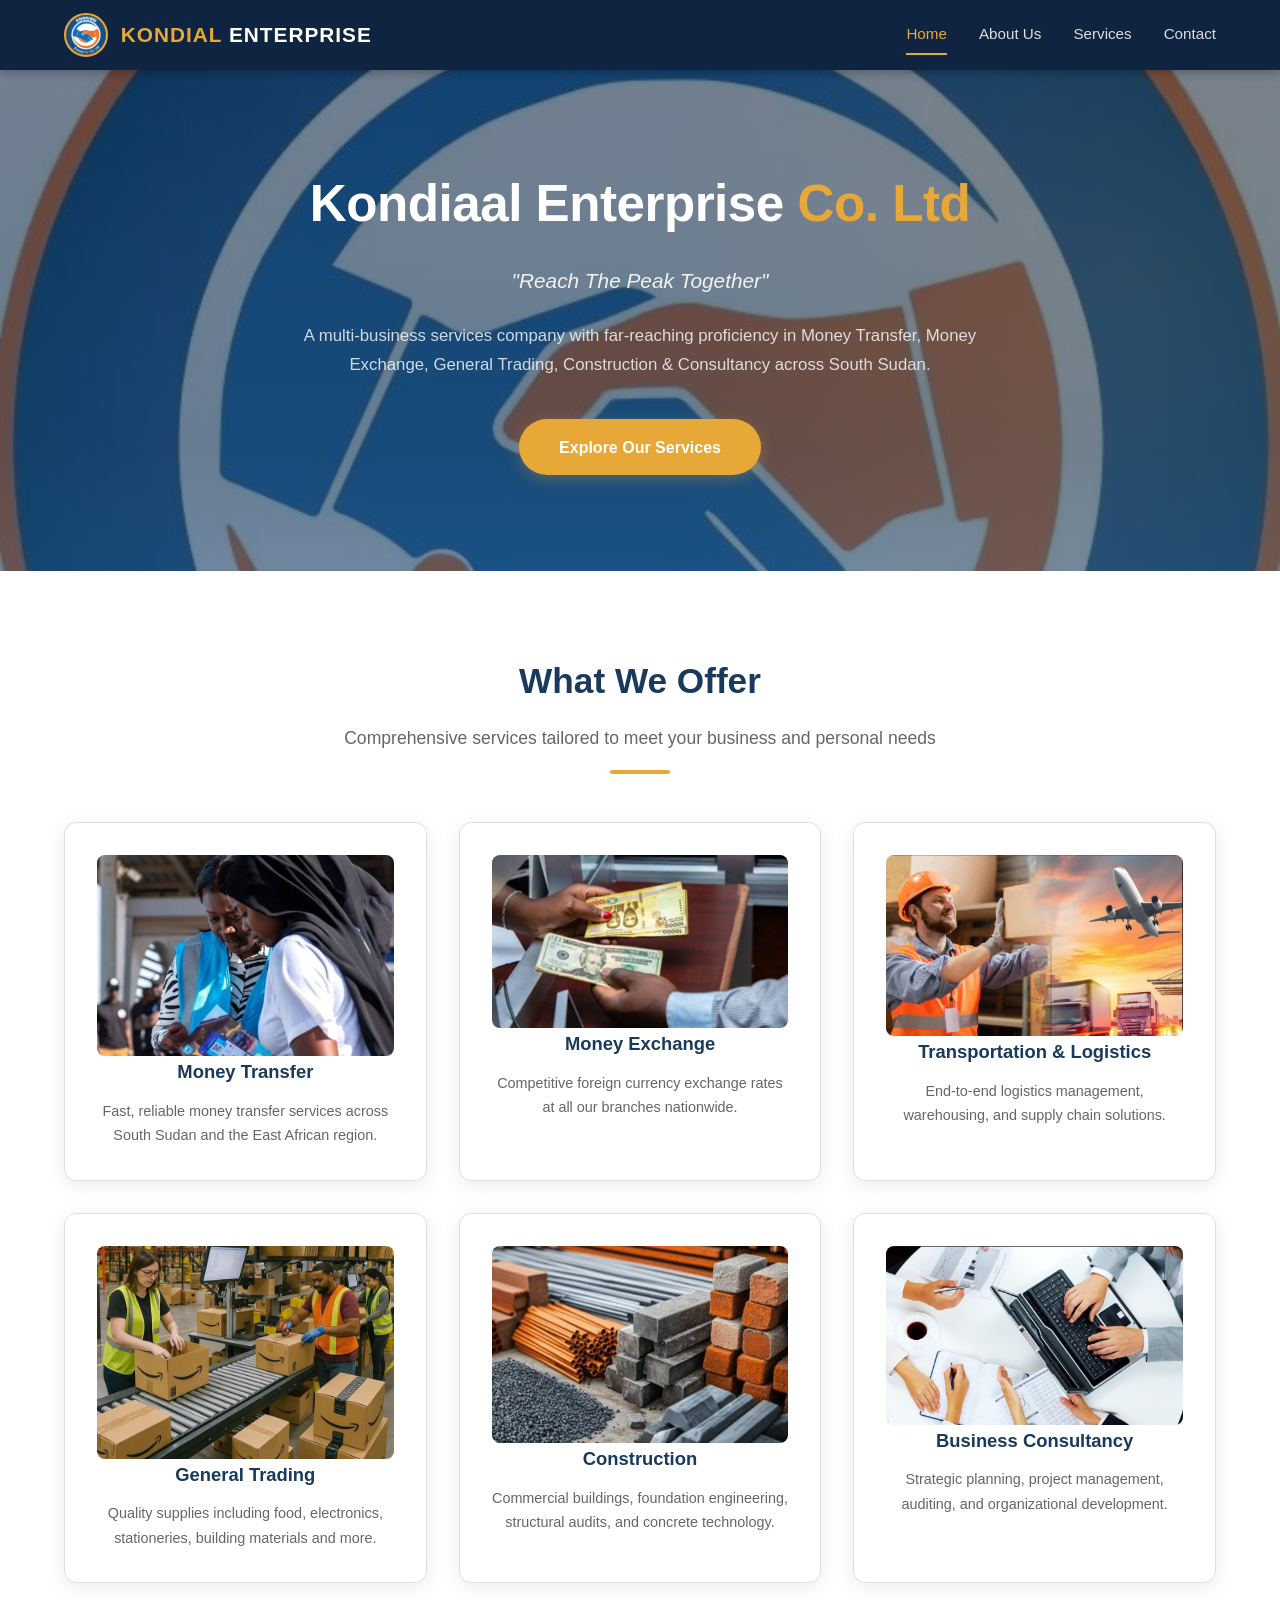
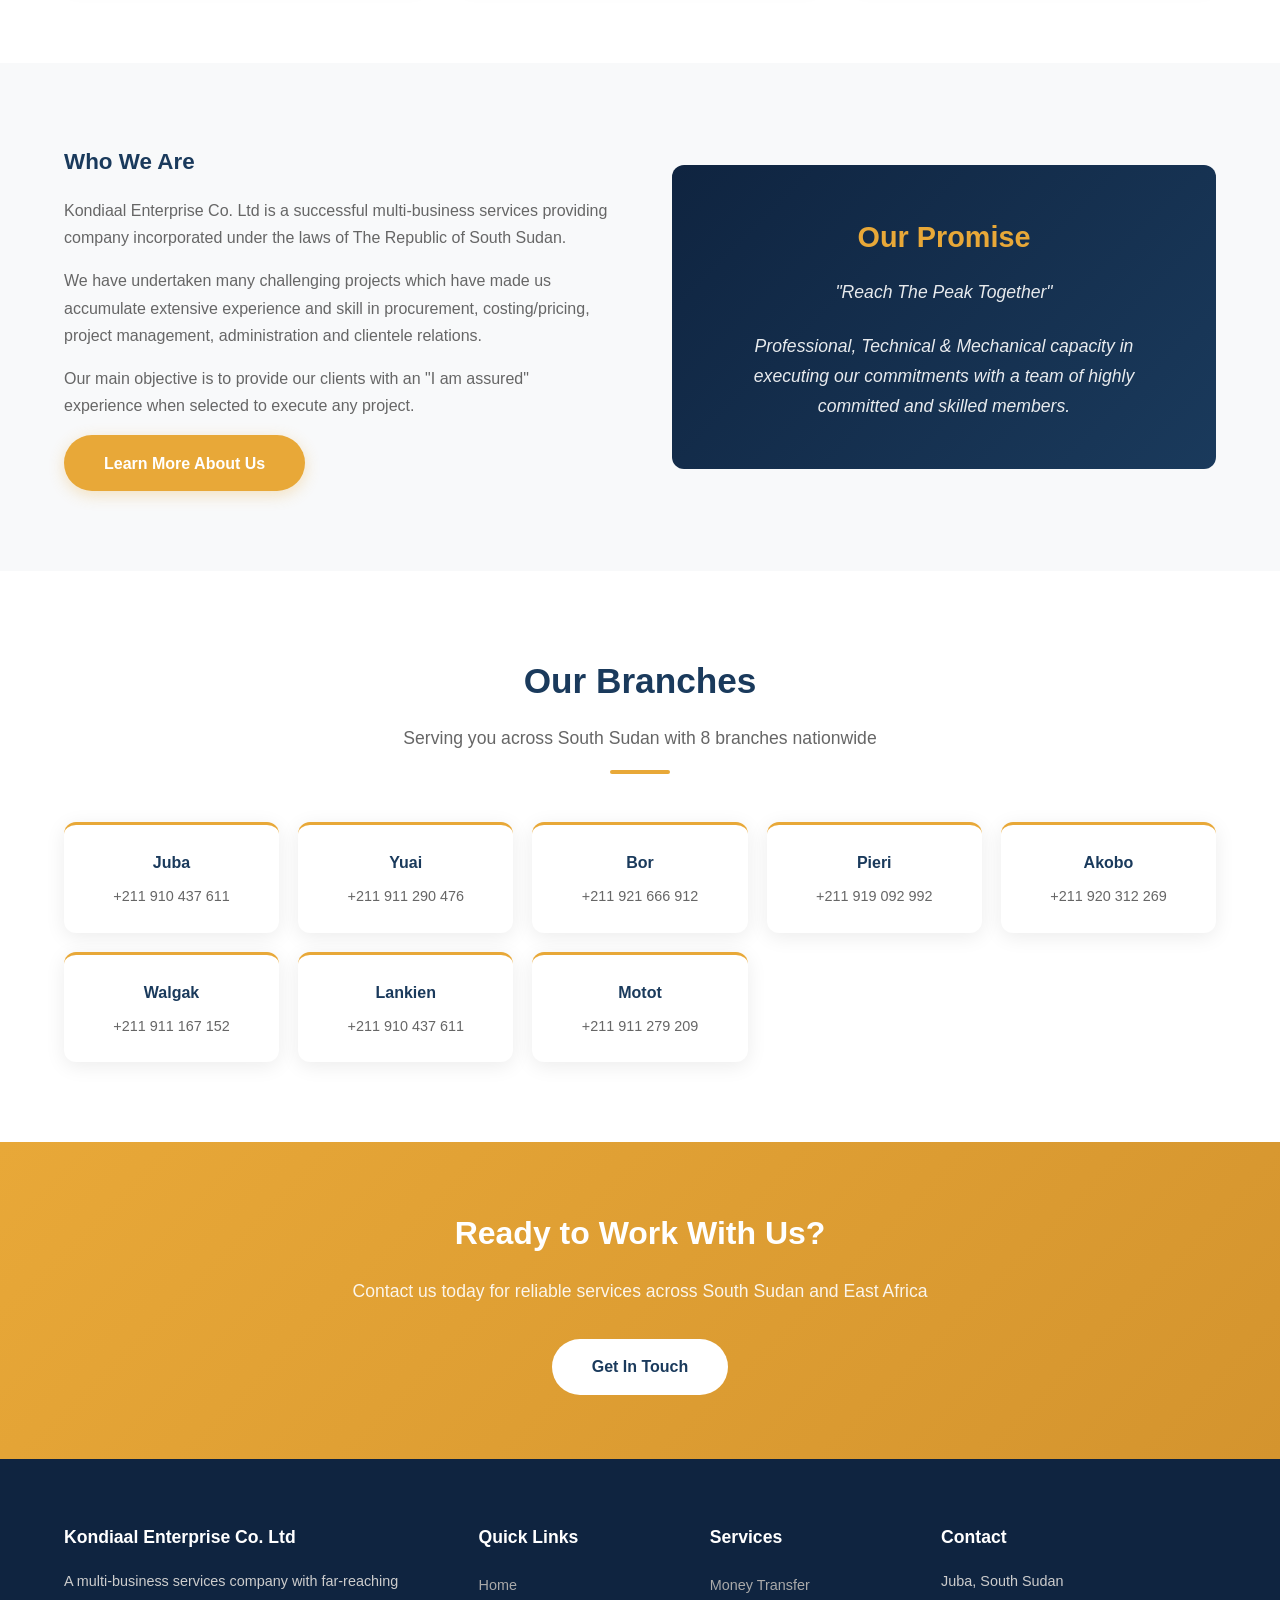
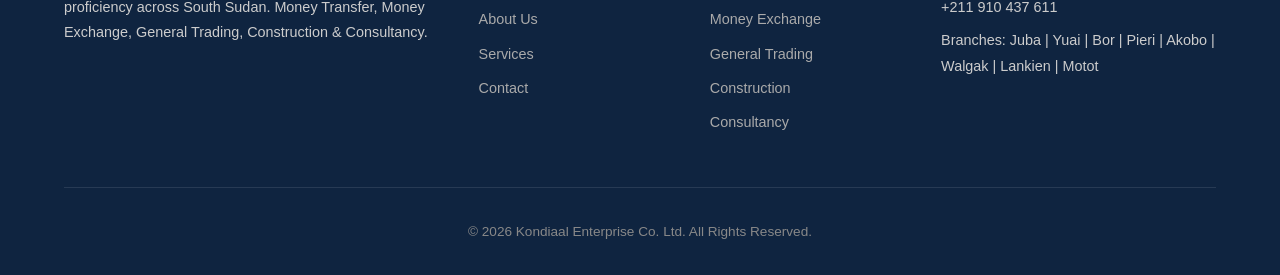
<file: KONDIAAL/index.html>
<!DOCTYPE html>
<html lang="en">
<head>
  <meta charset="UTF-8">
  <meta name="viewport" content="width=device-width, initial-scale=1.0">
  <title>Kondiaal Enterprise Co. Ltd - Reach The Peak Together</title>
  <link rel="preload" href="kon.jpg" as="image">
  <link rel="stylesheet" href="style.css">
  <style>
    .about-note {
      margin-top: 1.5rem;
      font-size: 0.95rem;
      opacity: 0.8;
    }
  </style>
</head>
<body>
  
  <nav class="navbar">
    <div class="container">
      <a href="index.html" class="nav-logo">
        <img src="kon.jpg" alt="Kondiaal Enterprise logo">
        <div class="logo-text"><span>KONDIAL</span> ENTERPRISE</div>
      </a>
      <div class="nav-links" id="navLinks">
        <a href="index.html" class="active">Home</a>
        <a href="about.html">About Us</a>
        <a href="services.html">Services</a>
        <a href="contact.html">Contact</a>
      </div>
      <div class="nav-toggle" id="navToggle">
        <span></span><span></span><span></span>
      </div>
    </div>
  </nav>

 
  <section class="hero">
    <div class="container">
      <h1>Kondiaal Enterprise <span>Co. Ltd</span></h1>
      <p class="tagline">"Reach The Peak Together"</p>
      <p class="subtitle">A multi-business services company with far-reaching proficiency in Money Transfer, Money Exchange, General Trading, Construction & Consultancy across South Sudan.</p>
      <a href="services.html" class="hero-btn">Explore Our Services</a>
    </div>
  </section>

  
  <section class="section">
    <div class="container">
      <div class="section-title">
        <h2>What We Offer</h2>
        <p>Comprehensive services tailored to meet your business and personal needs</p>
        <div class="accent-line"></div>
      </div>
      <div class="services-grid">
        <div class="service-card">
          <img src="monet.jpg" alt="Money Transfer" loading="lazy" decoding="async">
          <h3>Money Transfer</h3>
          <p>Fast, reliable money transfer services across South Sudan and the East African region.</p>
        </div>
        <div class="service-card">
          <img src="mone.jpg" alt="Money Exchange" loading="lazy" decoding="async">
          <h3>Money Exchange</h3>
          <p>Competitive foreign currency exchange rates at all our branches nationwide.</p>
        </div>
        <div class="service-card">
          <img src="logi.jpg" alt="Transportation & Logistics" loading="lazy" decoding="async">
          <h3>Transportation & Logistics</h3>
          <p>End-to-end logistics management, warehousing, and supply chain solutions.</p>
        </div>
        <div class="service-card">
          <img src="gen.jpg" alt="General Trading" loading="lazy" decoding="async">
          <h3>General Trading</h3>
          <p>Quality supplies including food, electronics, stationeries, building materials and more.</p>
        </div>
        <div class="service-card">
          <img src="cons.jpg" alt="Construction" loading="lazy" decoding="async">
          <h3>Construction</h3>
          <p>Commercial buildings, foundation engineering, structural audits, and concrete technology.</p>
        </div>
        <div class="service-card">
          <img src="busi.jpg" alt="Business Consultancy" loading="lazy" decoding="async">
          <h3>Business Consultancy</h3>
          <p>Strategic planning, project management, auditing, and organizational development.</p>
        </div>
      </div>
    </div>
  </section>

  
  <section class="section section-light">
    <div class="container">
      <div class="about-content">
        <div class="about-text">
          <h3>Who We Are</h3>
          <p>Kondiaal Enterprise Co. Ltd is a successful multi-business services providing company incorporated under the laws of The Republic of South Sudan.</p>
          <p>We have undertaken many challenging projects which have made us accumulate extensive experience and skill in procurement, costing/pricing, project management, administration and clientele relations.</p>
          <p>Our main objective is to provide our clients with an "I am assured" experience when selected to execute any project.</p>
          <a href="about.html" class="hero-btn">Learn More About Us</a>
        </div>
        <div class="about-image">
          <h3>Our Promise</h3>
          <p>"Reach The Peak Together"</p>
          <p class="about-note">Professional, Technical & Mechanical capacity in executing our commitments with a team of highly committed and skilled members.</p>
        </div>
      </div>
    </div>
  </section>

  
  <section class="section">
    <div class="container">
      <div class="section-title">
        <h2>Our Branches</h2>
        <p>Serving you across South Sudan with 8 branches nationwide</p>
        <div class="accent-line"></div>
      </div>
      <div class="branches-grid">
        <div class="branch-card">
          <h4>Juba</h4>
          <p>+211 910 437 611</p>
        </div>
        <div class="branch-card">
          <h4>Yuai</h4>
          <p>+211 911 290 476</p>
        </div>
        <div class="branch-card">
          <h4>Bor</h4>
          <p>+211 921 666 912</p>
        </div>
        <div class="branch-card">
          <h4>Pieri</h4>
          <p>+211 919 092 992</p>
        </div>
        <div class="branch-card">
          <h4>Akobo</h4>
          <p>+211 920 312 269</p>
        </div>
        <div class="branch-card">
          <h4>Walgak</h4>
          <p>+211 911 167 152</p>
        </div>
        <div class="branch-card">
          <h4>Lankien</h4>
          <p>+211 910 437 611</p>
        </div>
        <div class="branch-card">
          <h4>Motot</h4>
          <p>+211 911 279 209</p>
        </div>
      </div>
    </div>
  </section>

  
  <section class="cta-section">
    <div class="container">
      <h2>Ready to Work With Us?</h2>
      <p>Contact us today for reliable services across South Sudan and East Africa</p>
      <a href="contact.html" class="cta-btn">Get In Touch</a>
    </div>
  </section>

 
  <footer class="footer">
    <div class="container">
      <div class="footer-grid">
        <div class="footer-col">
          <h4>Kondiaal Enterprise Co. Ltd</h4>
          <p>A multi-business services company with far-reaching proficiency across South Sudan. Money Transfer, Money Exchange, General Trading, Construction & Consultancy.</p>
        </div>
        <div class="footer-col">
          <h4>Quick Links</h4>
          <a href="index.html">Home</a>
          <a href="about.html">About Us</a>
          <a href="services.html">Services</a>
          <a href="contact.html">Contact</a>
        </div>
        <div class="footer-col">
          <h4>Services</h4>
          <a href="services.html">Money Transfer</a>
          <a href="services.html">Money Exchange</a>
          <a href="services.html">General Trading</a>
          <a href="services.html">Construction</a>
          <a href="services.html">Consultancy</a>
        </div>
        <div class="footer-col">
          <h4>Contact</h4>
          <p>Juba, South Sudan</p>
          <p>+211 910 437 611</p>
          <p style="margin-top: 0.5rem;">Branches: Juba | Yuai | Bor | Pieri | Akobo | Walgak | Lankien | Motot</p>
        </div>
      </div>
      <div class="footer-bottom">
        <p>&copy; 2026 Kondiaal Enterprise Co. Ltd. All Rights Reserved.</p>
      </div>
    </div>
  </footer>

  <script src="script.js"></script>
</body>
</html>
</file>
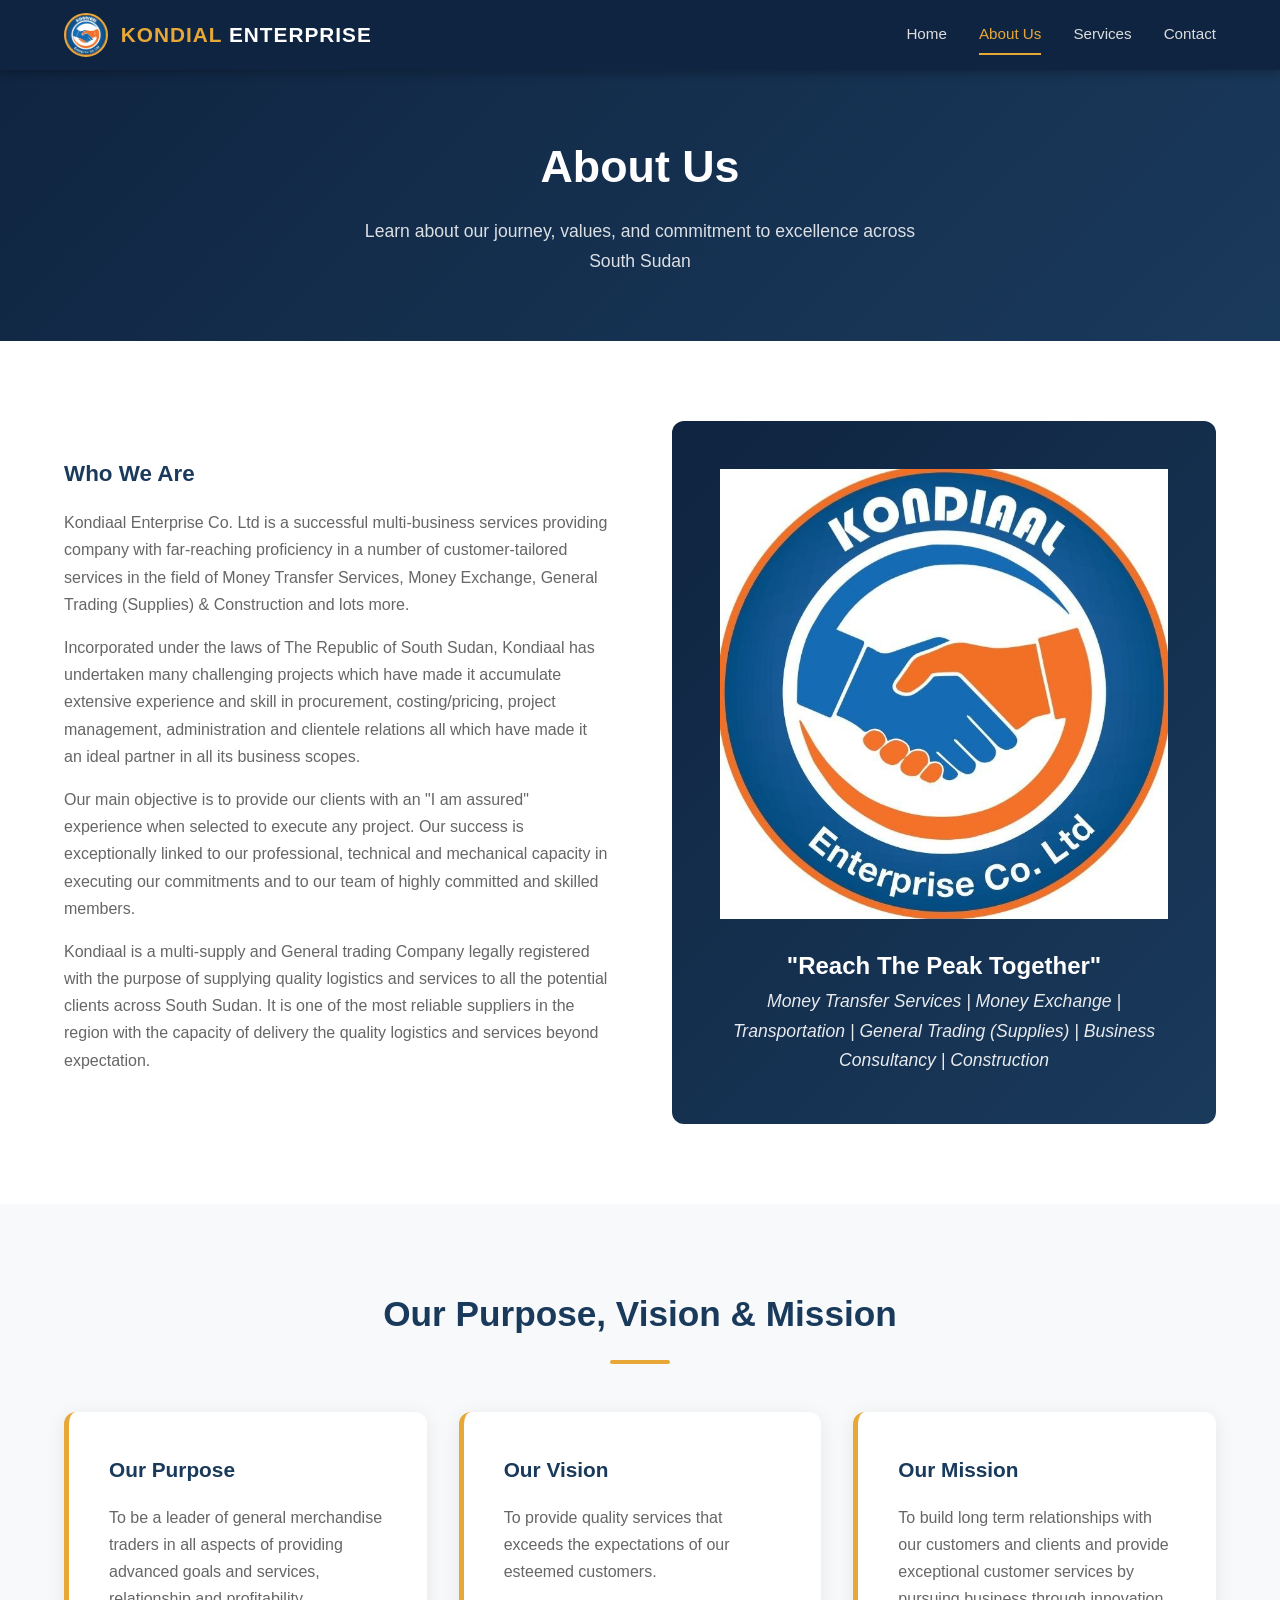
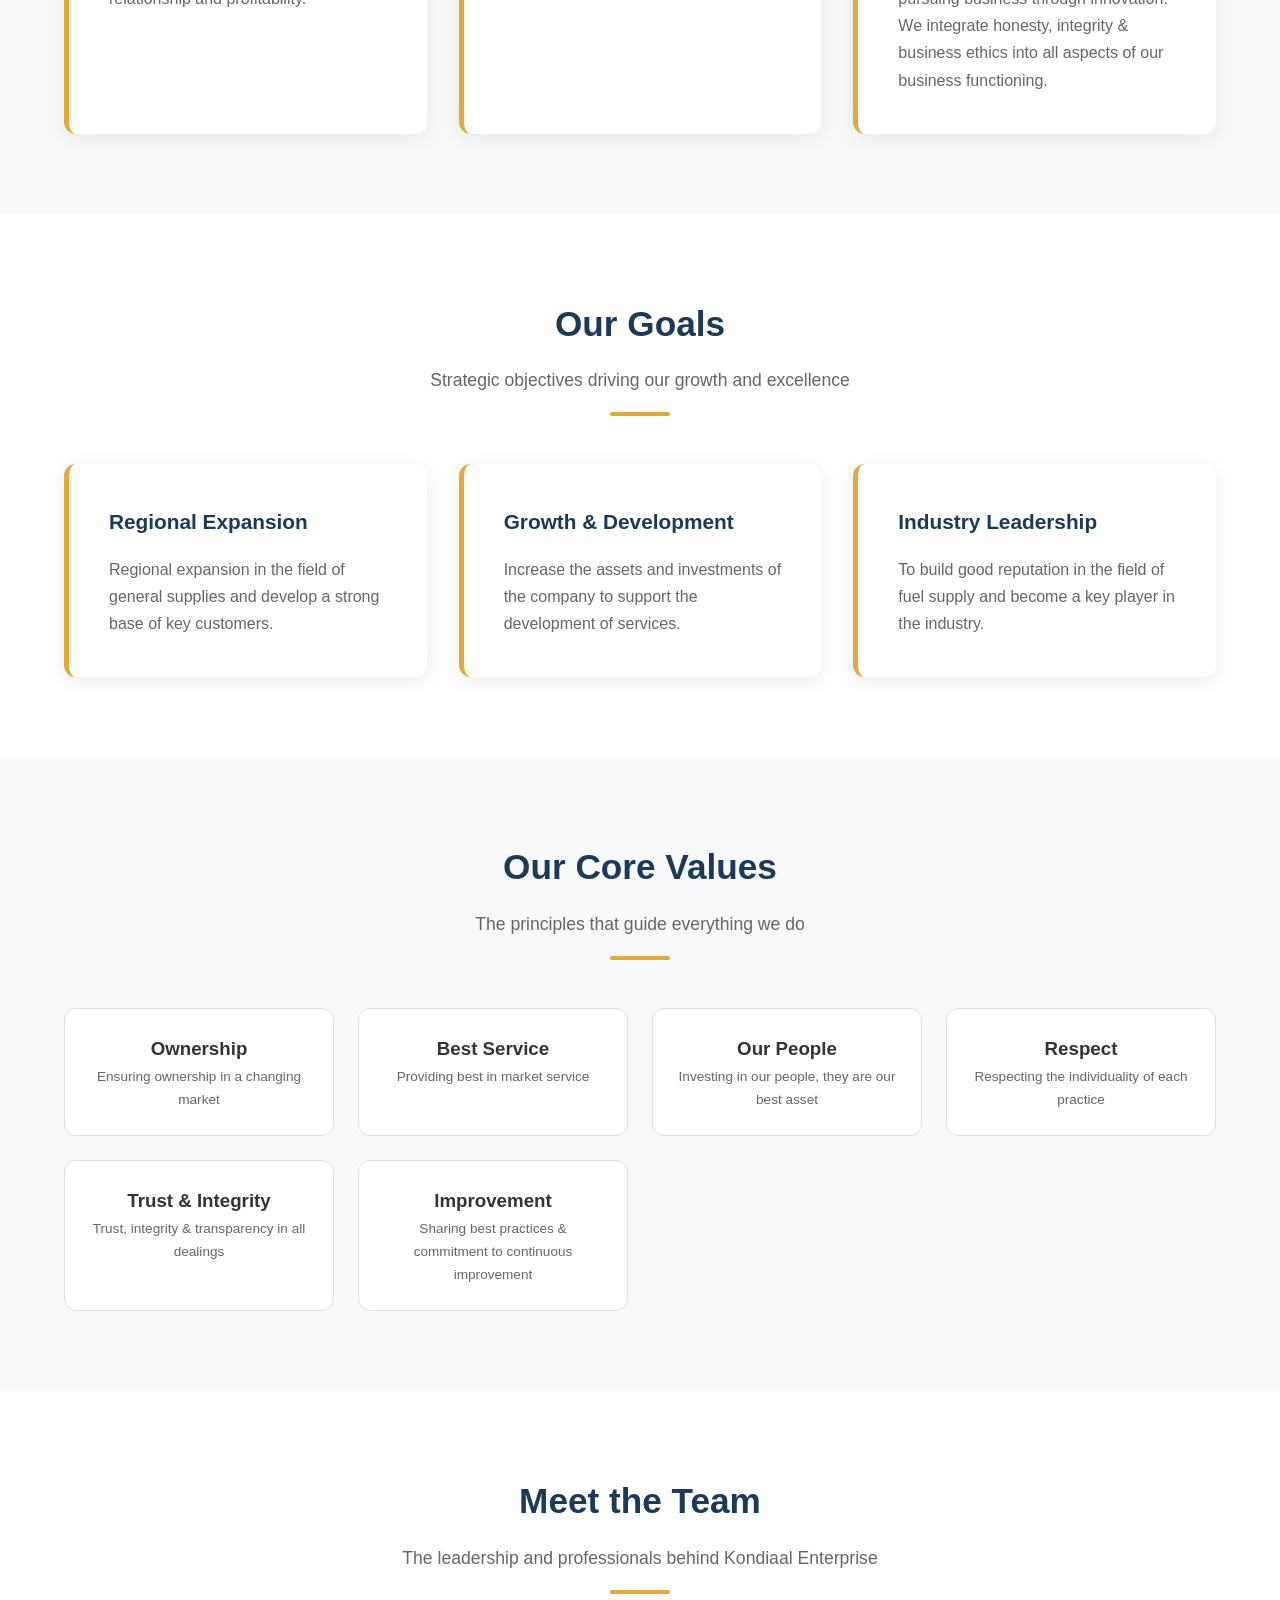
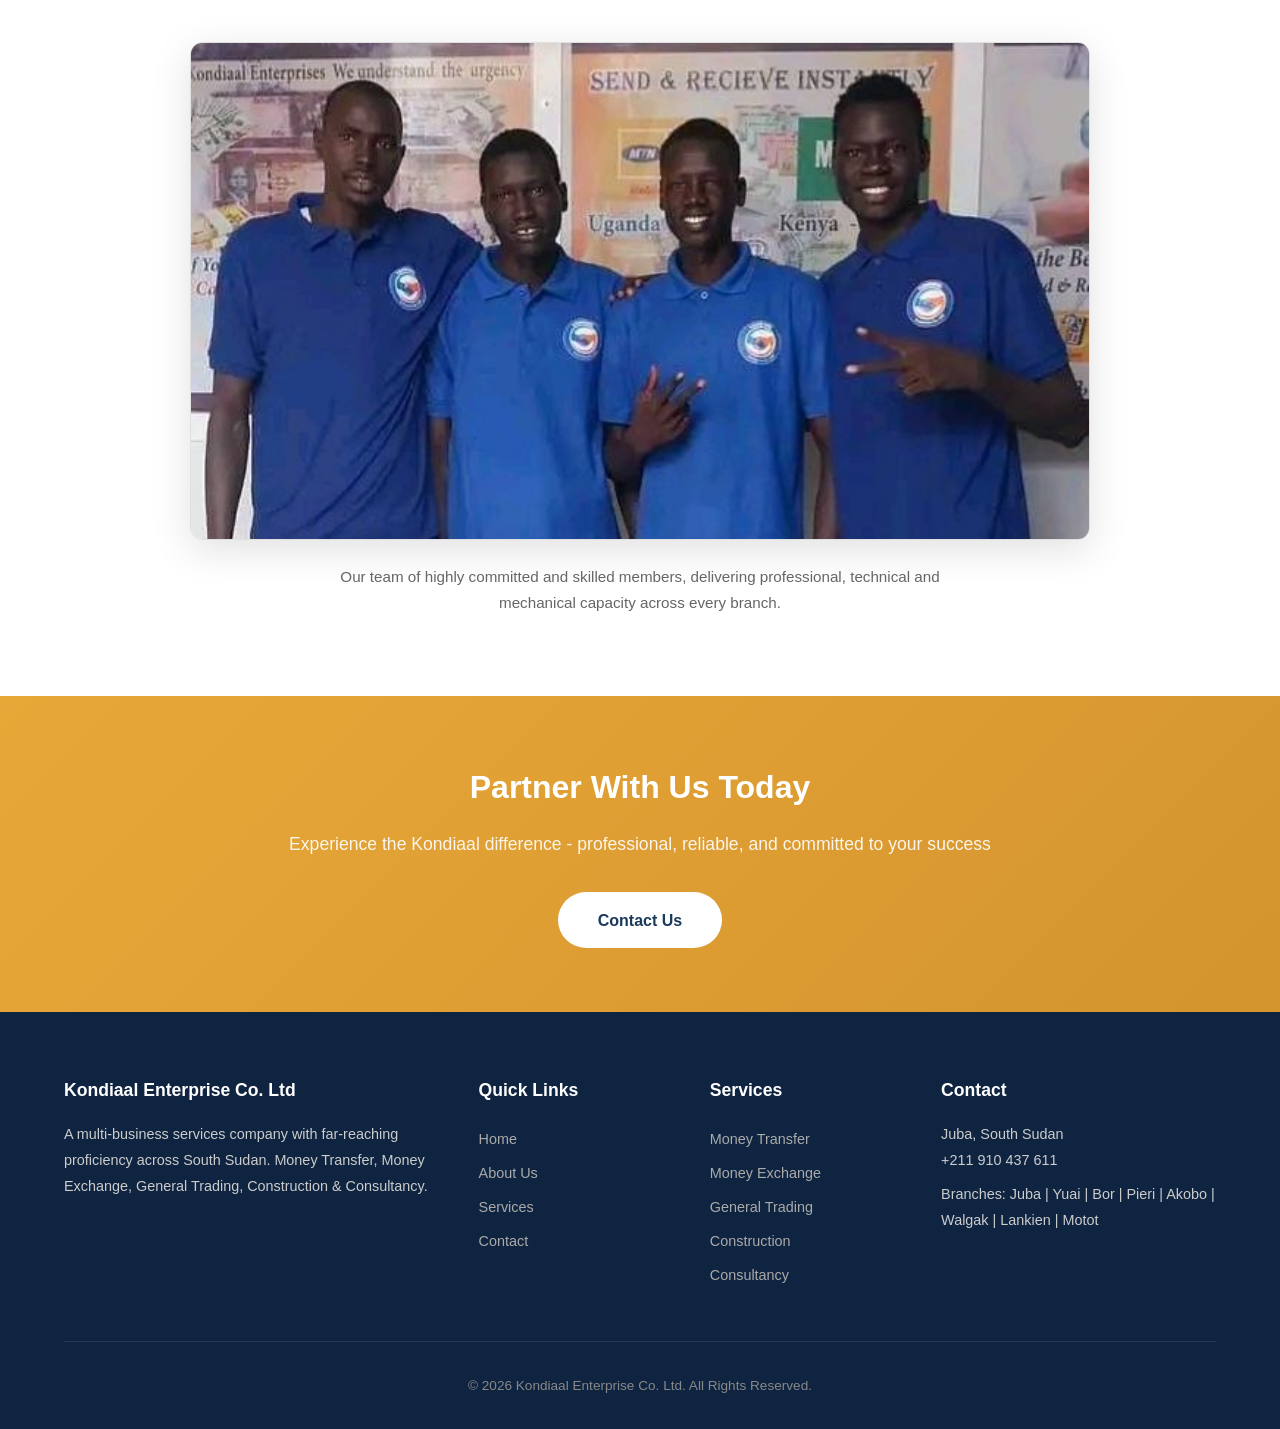
<file: KONDIAAL/about.html>
<!DOCTYPE html>
<html lang="en">
<head>
  <meta charset="UTF-8">
  <meta name="viewport" content="width=device-width, initial-scale=1.0">
  <title>About Us - Kondiaal Enterprise Co. Ltd</title>
  <link rel="stylesheet" href="style.css">
</head>
<body>
  <!-- Navigation -->
  <nav class="navbar">
    <div class="container">
      <a href="index.html" class="nav-logo">
        <img src="kon.jpg" alt="Kondiaal Enterprise logo">
        <div class="logo-text"><span>KONDIAL</span> ENTERPRISE</div>
      </a>
      <div class="nav-links" id="navLinks">
        <a href="index.html">Home</a>
        <a href="about.html" class="active">About Us</a>
        <a href="services.html">Services</a>
        <a href="contact.html">Contact</a>
      </div>
      <div class="nav-toggle" id="navToggle">
        <span></span><span></span><span></span>
      </div>
    </div>
  </nav>

  <!-- Page Hero -->
  <section class="page-hero">
    <div class="container">
      <h1>About Us</h1>
      <p>Learn about our journey, values, and commitment to excellence across South Sudan</p>
    </div>
  </section>

  <!-- Who We Are -->
  <section class="section">
    <div class="container">
      <div class="about-content">
        <div class="about-text">
          <h3>Who We Are</h3>
          <p>Kondiaal Enterprise Co. Ltd is a successful multi-business services providing company with far-reaching proficiency in a number of customer-tailored services in the field of Money Transfer Services, Money Exchange, General Trading (Supplies) & Construction and lots more.</p>
          <p>Incorporated under the laws of The Republic of South Sudan, Kondiaal has undertaken many challenging projects which have made it accumulate extensive experience and skill in procurement, costing/pricing, project management, administration and clientele relations all which have made it an ideal partner in all its business scopes.</p>
          <p>Our main objective is to provide our clients with an "I am assured" experience when selected to execute any project. Our success is exceptionally linked to our professional, technical and mechanical capacity in executing our commitments and to our team of highly committed and skilled members.</p>
          <p>Kondiaal is a multi-supply and General trading Company legally registered with the purpose of supplying quality logistics and services to all the potential clients across South Sudan. It is one of the most reliable suppliers in the region with the capacity of delivery the quality logistics and services beyond expectation.</p>
        </div>
        <div class="about-image">
          <img src="kon.jpg" alt="Kondiaal Enterprise Co. Ltd" loading="lazy" decoding="async"><br>
          <h2>"Reach The Peak Together"</h2>
          <p class="about-services">Money Transfer Services | Money Exchange | Transportation | General Trading (Supplies) | Business Consultancy | Construction</p>
        </div>
      </div>
    </div>
  </section>

  <!-- Purpose, Vision, Mission -->
  <section class="section section-light">
    <div class="container">
      <div class="section-title">
       
        <h2>Our Purpose, Vision & Mission</h2>
        <div class="accent-line"></div>
      </div>
      <div class="mv-grid">
        <div class="mv-card">
          <h3>Our Purpose</h3>
          <p>To be a leader of general merchandise traders in all aspects of providing advanced goals and services, relationship and profitability.</p>
        </div>
        <div class="mv-card">
          <h3>Our Vision</h3>
          <p>To provide quality services that exceeds the expectations of our esteemed customers.</p>
        </div>
        <div class="mv-card">
          <h3>Our Mission</h3>
          <p>To build long term relationships with our customers and clients and provide exceptional customer services by pursuing business through innovation. We integrate honesty, integrity & business ethics into all aspects of our business functioning.</p>
        </div>
      </div>
    </div>
  </section>

  <!-- Goals -->
  <section class="section">
    <div class="container">
      <div class="section-title">
        <h2>Our Goals</h2>
        <p>Strategic objectives driving our growth and excellence</p>
        <div class="accent-line"></div>
      </div>
      <div class="mv-grid">
        <div class="mv-card">
          <h3>Regional Expansion</h3>
          <p>Regional expansion in the field of general supplies and develop a strong base of key customers.</p>
        </div>
        <div class="mv-card">
          <h3>Growth & Development</h3>
          <p>Increase the assets and investments of the company to support the development of services.</p>
        </div>
        <div class="mv-card">
          <h3>Industry Leadership</h3>
          <p>To build good reputation in the field of fuel supply and become a key player in the industry.</p>
        </div>
      </div>
    </div>
  </section>

  <!-- Values -->
  <section class="section section-light">
    <div class="container">
      <div class="section-title">
        <h2>Our Core Values</h2>
        <p>The principles that guide everything we do</p>
        <div class="accent-line"></div>
      </div>
      <div class="values-grid">
        <div class="value-card">
         
          <h3>Ownership</h3>
          <p>Ensuring ownership in a changing market</p>
        </div>
        <div class="value-card">
          
          <h3>Best Service</h3>
          <p>Providing best in market service</p>
        </div>
        <div class="value-card">
         
          <h3>Our People</h3>
          <p>Investing in our people, they are our best asset</p>
        </div>
        <div class="value-card">
          
          <h3>Respect</h3>
          <p>Respecting the individuality of each practice</p>
        </div>
        <div class="value-card">
          
          <h3>Trust & Integrity</h3>
          <p>Trust, integrity & transparency in all dealings</p>
        </div>
        <div class="value-card">
         
          <h3>Improvement</h3>
          <p>Sharing best practices & commitment to continuous improvement</p>
        </div>
      </div>
    </div>
  </section>

  <!-- Meet the Team -->
  <section class="section">
    <div class="container">
      <div class="section-title">
        <h2>Meet the Team</h2>
        <p>The leadership and professionals behind Kondiaal Enterprise</p>
        <div class="accent-line"></div>
      </div>
      <div class="team-photo-wrap">
        <img src="gro.jpg" alt="The Kondiaal Enterprise team" loading="lazy" decoding="async">
        <p class="team-caption">Our team of highly committed and skilled members, delivering professional, technical and mechanical capacity across every branch.</p>
      </div>
    </div>
  </section>

  <!-- CTA -->
  <section class="cta-section">
    <div class="container">
      <h2>Partner With Us Today</h2>
      <p>Experience the Kondiaal difference - professional, reliable, and committed to your success</p>
      <a href="contact.html" class="cta-btn">Contact Us</a>
    </div>
  </section>

  <!-- Footer -->
  <footer class="footer">
    <div class="container">
      <div class="footer-grid">
        <div class="footer-col">
          <h4>Kondiaal Enterprise Co. Ltd</h4>
          <p>A multi-business services company with far-reaching proficiency across South Sudan. Money Transfer, Money Exchange, General Trading, Construction & Consultancy.</p>
        </div>
        <div class="footer-col">
          <h4>Quick Links</h4>
          <a href="index.html">Home</a>
          <a href="about.html">About Us</a>
          <a href="services.html">Services</a>
          <a href="contact.html">Contact</a>
        </div>
        <div class="footer-col">
          <h4>Services</h4>
          <a href="services.html">Money Transfer</a>
          <a href="services.html">Money Exchange</a>
          <a href="services.html">General Trading</a>
          <a href="services.html">Construction</a>
          <a href="services.html">Consultancy</a>
        </div>
        <div class="footer-col">
          <h4>Contact</h4>
          <p>Juba, South Sudan</p>
          <p>+211 910 437 611</p>
          <p style="margin-top: 0.5rem;">Branches: Juba | Yuai | Bor | Pieri | Akobo | Walgak | Lankien | Motot</p>
        </div>
      </div>
      <div class="footer-bottom">
        <p>&copy; 2026 Kondiaal Enterprise Co. Ltd. All Rights Reserved.</p>
      </div>
    </div>
  </footer>

  <script src="script.js"></script>
</body>
</html>
</file>
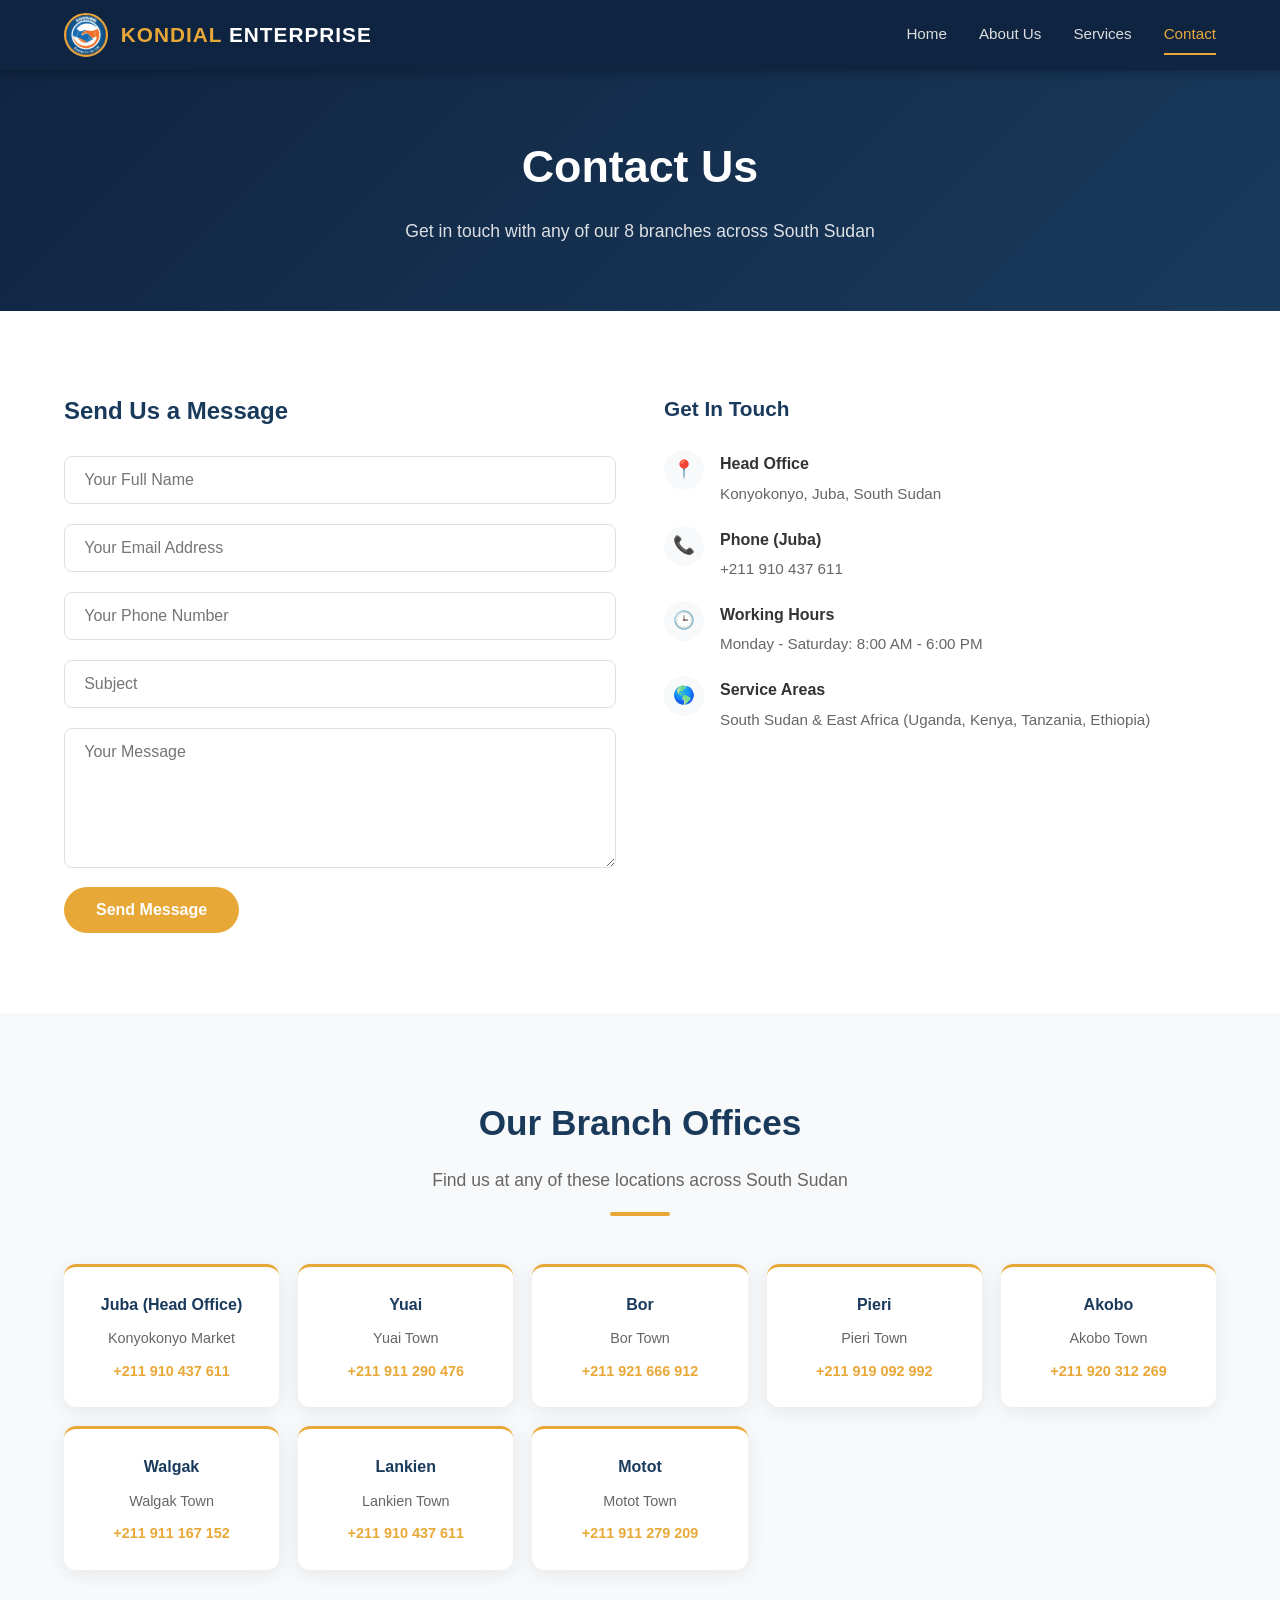
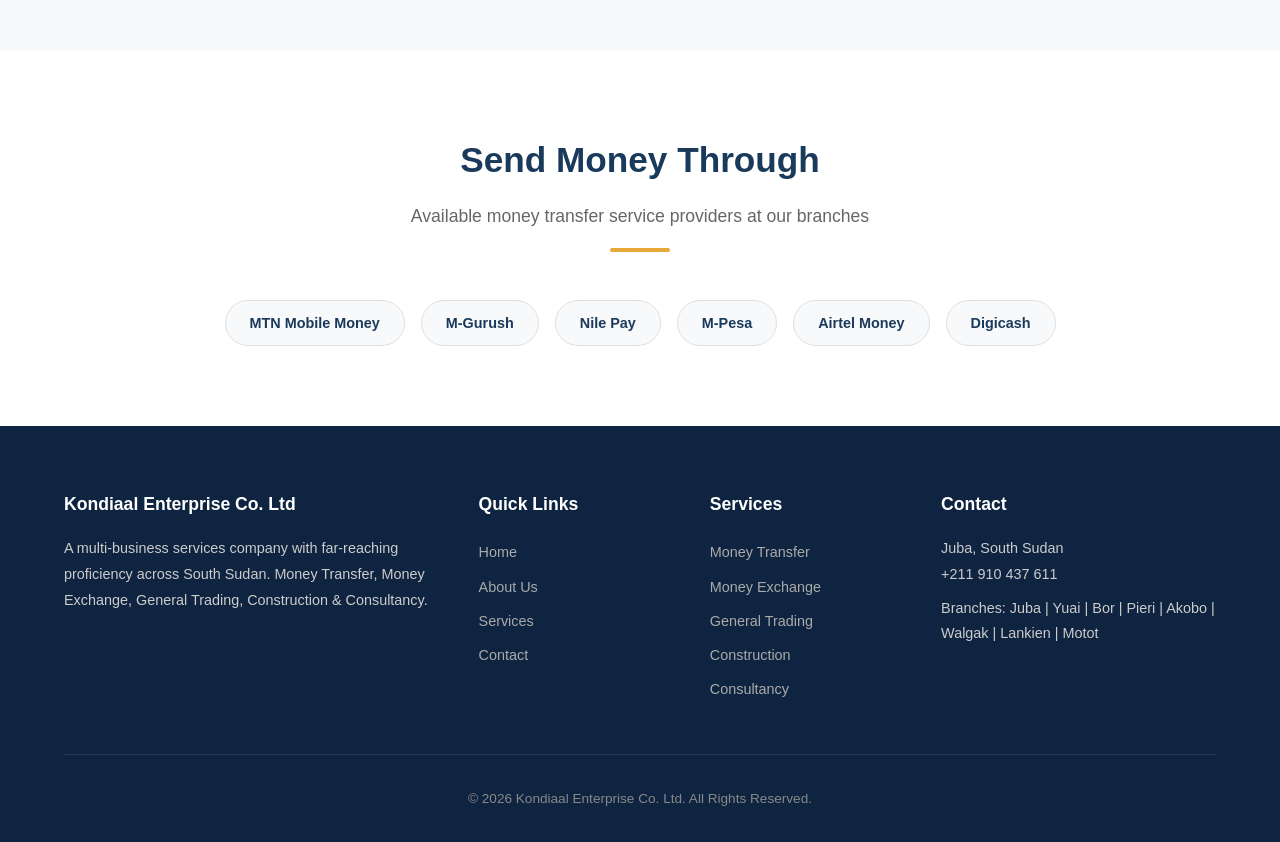
<file: KONDIAAL/contact.html>
<!DOCTYPE html>
<html lang="en">
<head>
  <meta charset="UTF-8">
  <meta name="viewport" content="width=device-width, initial-scale=1.0">
  <title>Contact Us - Kondiaal Enterprise Co. Ltd</title>
  <link rel="stylesheet" href="style.css">
</head>
<body>
  <!-- Navigation -->
  <nav class="navbar">
    <div class="container">
      <a href="index.html" class="nav-logo">
        <img src="kon.jpg" alt="Kondiaal Enterprise logo">
        <div class="logo-text"><span>KONDIAL</span> ENTERPRISE</div>
      </a>
      <div class="nav-links" id="navLinks">
        <a href="index.html">Home</a>
        <a href="about.html">About Us</a>
        <a href="services.html">Services</a>
        <a href="contact.html" class="active">Contact</a>
      </div>
      <div class="nav-toggle" id="navToggle">
        <span></span><span></span><span></span>
      </div>
    </div>
  </nav>

  <!-- Page Hero -->
  <section class="page-hero">
    <div class="container">
      <h1>Contact Us</h1>
      <p>Get in touch with any of our 8 branches across South Sudan</p>
    </div>
  </section>

  <!-- Contact Form & Info -->
  <section class="section">
    <div class="container">
      <div class="contact-grid">
        <div>
          <h2 style="color: var(--primary); margin-bottom: 1.5rem;">Send Us a Message</h2>
          <form class="contact-form" novalidate>
            <input type="text" placeholder="Your Full Name" required>
            <input type="email" placeholder="Your Email Address" required>
            <input type="tel" placeholder="Your Phone Number">
            <input type="text" placeholder="Subject">
            <textarea placeholder="Your Message" required></textarea>
            <button type="submit">Send Message</button>
          </form>
        </div>
        <div class="contact-info">
          <h3>Get In Touch</h3>
          <div class="info-item">
            <div class="icon">&#128205;</div>
            <div>
              <strong>Head Office</strong>
              <p>Konyokonyo, Juba, South Sudan</p>
            </div>
          </div>
          <div class="info-item">
            <div class="icon">&#128222;</div>
            <div>
              <strong>Phone (Juba)</strong>
              <p>+211 910 437 611</p>
            </div>
          </div>
          <div class="info-item">
            <div class="icon">&#128338;</div>
            <div>
              <strong>Working Hours</strong>
              <p>Monday - Saturday: 8:00 AM - 6:00 PM</p>
            </div>
          </div>
          <div class="info-item">
            <div class="icon">&#127758;</div>
            <div>
              <strong>Service Areas</strong>
              <p>South Sudan & East Africa (Uganda, Kenya, Tanzania, Ethiopia)</p>
            </div>
          </div>
        </div>
      </div>
    </div>
  </section>

  <!-- All Branches -->
  <section class="section section-light">
    <div class="container">
      <div class="section-title">
        <h2>Our Branch Offices</h2>
        <p>Find us at any of these locations across South Sudan</p>
        <div class="accent-line"></div>
      </div>
      <div class="branches-grid">
        <div class="branch-card">
          <h4>Juba (Head Office)</h4>
          <p>Konyokonyo Market</p>
          <p style="color: var(--accent); font-weight: 600; margin-top: 0.5rem;">+211 910 437 611</p>
        </div>
        <div class="branch-card">
          <h4>Yuai</h4>
          <p>Yuai Town</p>
          <p style="color: var(--accent); font-weight: 600; margin-top: 0.5rem;">+211 911 290 476</p>
        </div>
        <div class="branch-card">
          <h4>Bor</h4>
          <p>Bor Town</p>
          <p style="color: var(--accent); font-weight: 600; margin-top: 0.5rem;">+211 921 666 912</p>
        </div>
        <div class="branch-card">
          <h4>Pieri</h4>
          <p>Pieri Town</p>
          <p style="color: var(--accent); font-weight: 600; margin-top: 0.5rem;">+211 919 092 992</p>
        </div>
        <div class="branch-card">
          <h4>Akobo</h4>
          <p>Akobo Town</p>
          <p style="color: var(--accent); font-weight: 600; margin-top: 0.5rem;">+211 920 312 269</p>
        </div>
        <div class="branch-card">
          <h4>Walgak</h4>
          <p>Walgak Town</p>
          <p style="color: var(--accent); font-weight: 600; margin-top: 0.5rem;">+211 911 167 152</p>
        </div>
        <div class="branch-card">
          <h4>Lankien</h4>
          <p>Lankien Town</p>
          <p style="color: var(--accent); font-weight: 600; margin-top: 0.5rem;">+211 910 437 611</p>
        </div>
        <div class="branch-card">
          <h4>Motot</h4>
          <p>Motot Town</p>
          <p style="color: var(--accent); font-weight: 600; margin-top: 0.5rem;">+211 911 279 209</p>
        </div>
      </div>
    </div>
  </section>

  <!-- Money Transfer Services -->
  <section class="section">
    <div class="container">
      <div class="section-title">
        <h2>Send Money Through</h2>
        <p>Available money transfer service providers at our branches</p>
        <div class="accent-line"></div>
      </div>
      <div class="providers-list" style="justify-content: center;">
        <span class="provider-badge">MTN Mobile Money</span>
        <span class="provider-badge">M-Gurush</span>
        <span class="provider-badge">Nile Pay</span>
        <span class="provider-badge">M-Pesa</span>
        <span class="provider-badge">Airtel Money</span>
        <span class="provider-badge">Digicash</span>
      </div>
    </div>
  </section>

  <!-- Footer -->
  <footer class="footer">
    <div class="container">
      <div class="footer-grid">
        <div class="footer-col">
          <h4>Kondiaal Enterprise Co. Ltd</h4>
          <p>A multi-business services company with far-reaching proficiency across South Sudan. Money Transfer, Money Exchange, General Trading, Construction & Consultancy.</p>
        </div>
        <div class="footer-col">
          <h4>Quick Links</h4>
          <a href="index.html">Home</a>
          <a href="about.html">About Us</a>
          <a href="services.html">Services</a>
          <a href="contact.html">Contact</a>
        </div>
        <div class="footer-col">
          <h4>Services</h4>
          <a href="services.html">Money Transfer</a>
          <a href="services.html">Money Exchange</a>
          <a href="services.html">General Trading</a>
          <a href="services.html">Construction</a>
          <a href="services.html">Consultancy</a>
        </div>
        <div class="footer-col">
          <h4>Contact</h4>
          <p>Juba, South Sudan</p>
          <p>+211 910 437 611</p>
          <p style="margin-top: 0.5rem;">Branches: Juba | Yuai | Bor | Pieri | Akobo | Walgak | Lankien | Motot</p>
        </div>
      </div>
      <div class="footer-bottom">
        <p>&copy; 2026 Kondiaal Enterprise Co. Ltd. All Rights Reserved.</p>
      </div>
    </div>
  </footer>

  <script src="script.js"></script>
</body>
</html>
</file>
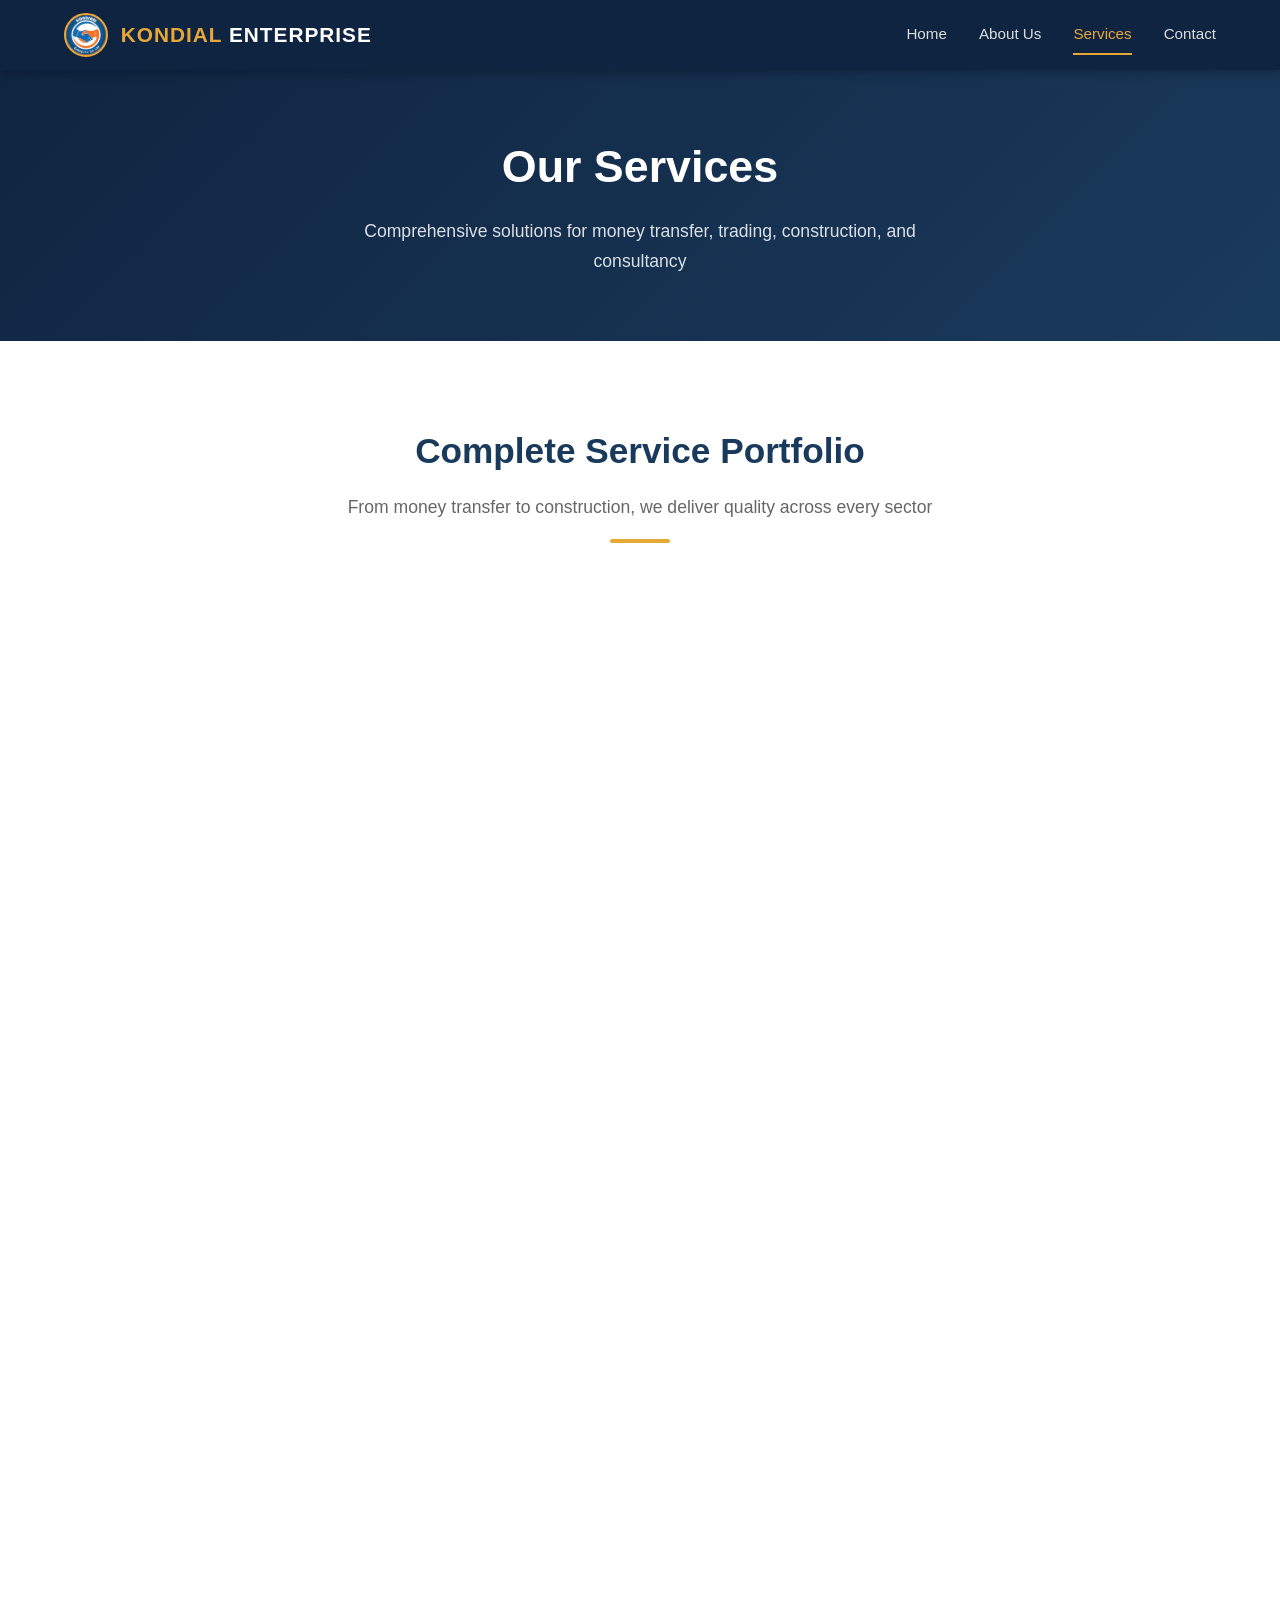
<file: KONDIAAL/services.html>
<!DOCTYPE html>
<html lang="en">
<head>
  <meta charset="UTF-8">
  <meta name="viewport" content="width=device-width, initial-scale=1.0">
  <title>Our Services - Kondiaal Enterprise Co. Ltd</title>
  <link rel="stylesheet" href="style.css">
</head>
<body>
  <!-- Navigation -->
  <nav class="navbar">
    <div class="container">
      <a href="index.html" class="nav-logo">
        <img src="kon.jpg" alt="Kondiaal Enterprise logo">
        <div class="logo-text"><span>KONDIAL</span> ENTERPRISE</div>
      </a>
      <div class="nav-links" id="navLinks">
        <a href="index.html">Home</a>
        <a href="about.html">About Us</a>
        <a href="services.html" class="active">Services</a>
        <a href="contact.html">Contact</a>
      </div>
      <div class="nav-toggle" id="navToggle">
        <span></span><span></span><span></span>
      </div>
    </div>
  </nav>

  <!-- Page Hero -->
  <section class="page-hero">
    <div class="container">
      <h1>Our Services</h1>
      <p>Comprehensive solutions for money transfer, trading, construction, and consultancy</p>
    </div>
  </section>

  
  <section class="section">
    <div class="container">
      <div class="section-title">
        <h2>Complete Service Portfolio</h2>
        <p>From money transfer to construction, we deliver quality across every sector</p>
        <div class="accent-line"></div>
      </div>

      
      <div class="service-detail">
        <div class="service-detail-content">
          <div class="service-detail-text">
            <img src="send2.jpg" alt="Money Transfer" loading="lazy" decoding="async">
            <h3>Money Transfer - Across the Country</h3>
            <p>Kondiaal Enterprise Co. Ltd primarily embodies the Money transfer field across the region and within the country. We are efficient, reliable and time conscious in our sending and money receiving across our branches.</p>
            <p>Our team is professional in this field with a reputable period of trustworthiness and reliability. Our rates are always authentically truthful to ensure your money value is maintained regardless of where you are sending to.</p>
            <p><strong>Available at all branches:</strong></p>
            <ul>
              <li>Juba</li>
              <li>Yuai</li>
              <li>Bor</li>
              <li>Pieri</li>
              <li>Akobo</li>
              <li>Walgak</li>
              <li>Lankien</li>
              <li>Motot</li>
            </ul>
          </div>
          <div class="service-detail-visual">
            <img src="send.jpg" alt="Money Transfer" loading="lazy" decoding="async"><br>
            <p>Fast & Secure Money Transfer Nationwide</p>
          </div>
        </div>
      </div>

      <!-- Money Transfer Regional -->
      <div class="service-detail">
        <div class="service-detail-content reverse">
          <div class="service-detail-text">
            <img src="east.jpg" alt="Money Transfer" loading="lazy" decoding="async">
            <h3>Money Transfer - Across East Africa</h3>
            <p>At all our branches within South Sudan, you can reliably send & receive money within the East African Region fast & secure. You can send money to Uganda, Kenya, Tanzania, Ethiopia and all around East Africa through different service providers.</p>
            <p><strong>Service Providers:</strong></p>
            <div class="providers-list">
              <span class="provider-badge">MTN Mobile Money</span>
              <span class="provider-badge">M-Gurush</span>
              <span class="provider-badge">Nile Pay</span>
              <span class="provider-badge">M-Pesa</span>
              <span class="provider-badge">Airtel Money</span>
              <span class="provider-badge">Digicash</span>
            </div>
          </div>
          <div class="service-detail-visual">
            <img src="across.jpg" alt="Money Transfer" loading="lazy" decoding="async"><br>
            <p>Regional Coverage Across East Africa</p>
          </div>
        </div>
      </div>

      <!-- Money Exchange -->
      <div class="service-detail">
        <div class="service-detail-content">
          <div class="service-detail-text">
            <img src="exchange.jpg" alt="Money Exchange" loading="lazy" decoding="async">
            <h3>Money Exchange (Forex)</h3>
            <p>Kondiaal through its different offices across the country in Konyokonyo, Yuai, Motot, Bor, Pieri, Akobo, Walgak & Lankien provides a service of money exchange for foreign currencies.</p>
            <p>Kondiaal Enterprise Co. Ltd offers bank beating rates, fantastic customer services and excellent 5-star rating on money transfer services both home & internationally.</p>
          </div>
          <div class="service-detail-visual">
            <img src="forex.jpg" alt="Money Exchange" loading="lazy" decoding="async"><br>
            <p>Competitive Foreign Exchange Rates</p>
          </div>
        </div>
      </div>

      <!-- Airtime -->
      <div class="service-detail">
        <div class="service-detail-content reverse">
          <div class="service-detail-text">
            <img src="mtn.jpg" alt="Airtime" loading="lazy" decoding="async">
            <h3>Airtime Wholesale (Float)</h3>
            <p>We offer the wholesale of airtime at all our entries in the country. Contact us for bulk airtime purchases.</p>
            <p><strong>Available Networks:</strong></p>
            <div class="providers-list">
              <span class="provider-badge mtn-badge">MTN</span>
              <span class="provider-badge">Zain</span>
              <span class="provider-badge">Digitel</span>
            </div>
          </div>
          <div class="service-detail-visual">
            <img src="za.jpg" alt="Airtime" loading="lazy" decoding="async"><br>
            <p>Wholesale Airtime for All Networks</p>
          </div>
        </div>
      </div>

      <!-- General Trading -->
      <div class="service-detail">
        <div class="service-detail-content">
          <div class="service-detail-text">
            <img src="gen.jpg" alt="General Trading" loading="lazy" decoding="async">
            <h3>General Trading Services</h3>
            <p>As a dynamic and dedicated team of professionals, with our wealth of experience and knowledge, we play a key role to ensure success where others may struggle. Kondiaal Enterprise Co. Ltd is a solution-driven company that trades fit-for-purpose, innovative, environment-friendly, high quality and cost-effective products.</p>
            <p>We are trusted by our clients, NGOs & International organizations to deliver the products required by those in need and those responding to emergency.</p>
            <p><strong>Our Supplies Include:</strong></p>
            <ul>
              <li>Food Supplies</li>
              <li>Building Materials</li>
              <li>Home & Office Furnitures</li>
              <li>Relief Items</li>
              <li>Stationeries</li>
              <li>Electronics</li>
              <li>WASH Items & more</li>
              <li>Logistics & Transportation</li>
            </ul>
          </div>
          <div class="service-detail-visual">
            <img src="gentrading.jpg" alt="General Trading" loading="lazy" decoding="async"><br>
            <p>Quality Supplies & General Trading</p>
          </div>
        </div>
      </div>

      <!-- Construction -->
      <div class="service-detail">
        <div class="service-detail-content reverse">
          <div class="service-detail-text">
            <img src="construc.jpg" alt="General Trading" loading="lazy" decoding="async">
            <h3>Construction Services</h3>
            <p>We provide our services to government entities, oil and pipeline companies, public works agencies, municipal centres, education centres, real estate developers as well as individual commercial or residential sites.</p>
            <p><strong>Our structural engineering works include:</strong></p>
            <ul>
              <li>Construction of commercial buildings</li>
              <li>Structural Audits and Assessments</li>
              <li>Foundation Engineering</li>
              <li>Concrete Technology</li>
              <li>Concrete Rehabilitation</li>
            </ul>
          </div>
          <div class="service-detail-visual">
            <img src="cone.jpg" alt="General Trading" loading="lazy" decoding="async"><br>
            <p>Professional Construction & Engineering</p>
          </div>
        </div>
      </div>

      <!-- Transportation -->
      <div class="service-detail">
        <div class="service-detail-content">
          <div class="service-detail-text">
            <img src="trans.jpg" alt="General Trading" loading="lazy" decoding="async">
            <h3>Transportation & Logistics</h3>
            <p>Kondiaal's field of activity in Logistics Management begins at the end of the production process with production-related services and ends with the delivery to the recipient.</p>
            <p><strong>We offer:</strong></p>
            <ul>
              <li>Concept Consulting</li>
              <li>Information Logistics & IT-Solutions</li>
              <li>Outbound & Procurement</li>
              <li>Project Planning</li>
              <li>Spare Parts Logistics</li>
              <li>Supply Chain Management</li>
              <li>Tracking & Tracing</li>
              <li>Transportation & Warehousing</li>
            </ul>
          </div>
          <div class="service-detail-visual">
            <img src="logistic.jpg" alt="Transportation & Logistics" loading="lazy" decoding="async"><br>
            <p>Complete Logistics Solutions</p>
          </div>
        </div>
      </div>

      <!-- Consultancy -->
      <div class="service-detail">
        <div class="service-detail-content reverse">
          <div class="service-detail-text">
            <img src="constult.jpg" alt="General Trading" loading="lazy" decoding="async">
            <h3>Business Consultancy</h3>
            <p>Kondiaal Enterprise Co. Ltd offers a comprehensive range of consultancy services tailored to meet the unique needs of our clients.</p>
            <p><strong>Our service offerings include:</strong></p>
            <ul>
              <li>Strategic Planning</li>
              <li>Master Planning</li>
              <li>Policy Formulation</li>
              <li>Professional Minutes and Report Writing</li>
              <li>Public Relations</li>
              <li>Record Keeping and Management</li>
              <li>Performance Management (Performance Appraisals)</li>
              <li>Customer Care Training</li>
              <li>Market Research</li>
              <li>Auditing</li>
              <li>Process Optimization</li>
              <li>Organizational Development</li>
              <li>Project Management</li>
            </ul>
          </div>
          <div class="service-detail-visual">
            <img src="busin.jpg" alt="General Trading" loading="lazy" decoding="async"><br>
            <p>Professional Business Consultancy</p>
          </div>
        </div>
      </div>

      <!-- Food Supplies -->
      <div class="service-detail">
        <div class="service-detail-content">
          <div class="service-detail-text">
            <img src="food.jpg" alt="General Trading" loading="lazy" decoding="async">
            <h3>Food Supplies</h3>
            <p>We import food stuff from East Africa and areas around the Central African Region and distribute to all states of South Sudan.</p>
            <p><strong>Products include:</strong></p>
            <ul>
              <li>Lentils, Maize Flour, Beans</li>
              <li>Wheat Flour, Cooking Oil, Salt</li>
              <li>Sorghum, Millet, Rice, Sugar</li>
              <li>Packed Juice, Soda</li>
              <li>Powdered & Liquid Milk</li>
              <li>Biscuits, Spaghetti & more</li>
            </ul>
          </div>
          <div class="service-detail-visual">
            <img src="foods.jpg" alt="General Trading" loading="lazy" decoding="async"><br>
            <p>Quality Food Distribution</p>
          </div>
        </div>
      </div>

      <!-- Office Furniture -->
      <div class="service-detail">
        <div class="service-detail-content reverse">
          <div class="service-detail-text">
            <img src="home.jpg" alt="General Trading" loading="lazy" decoding="async">
            <h3>Office & Home Furniture</h3>
            <p>Collection of furniture, domestic appliances, and furniture serving to archive, support or protect various objects.</p>
            <p><strong>Our offerings include:</strong></p>
            <ul>
              <li>Office Chairs & Office Desks</li>
              <li>Shelves & Cupboards</li>
              <li>Beds & Dressers</li>
              <li>Desks & more</li>
            </ul>
          </div>
          <div class="service-detail-visual">
            <img src="funi.jpg" alt="Office & Home Furniture" loading="lazy" decoding="async"><br>
            <p>Office & Home Furnishing</p>
          </div>
        </div>
      </div>
    </div>
  </section>

  <!-- CTA -->
  <section class="cta-section">
    <div class="container">
      <h2>Need Our Services?</h2>
      <p>Contact any of our 8 branches across South Sudan for reliable, professional service</p>
      <a href="contact.html" class="cta-btn">Contact Us Today</a>
    </div>
  </section>

  <!-- Footer -->
  <footer class="footer">
    <div class="container">
      <div class="footer-grid">
        <div class="footer-col">
          <h4>Kondiaal Enterprise Co. Ltd</h4>
          <p>A multi-business services company with far-reaching proficiency across South Sudan. Money Transfer, Money Exchange, General Trading, Construction & Consultancy.</p>
        </div>
        <div class="footer-col">
          <h4>Quick Links</h4>
          <a href="index.html">Home</a>
          <a href="about.html">About Us</a>
          <a href="services.html">Services</a>
          <a href="contact.html">Contact</a>
        </div>
        <div class="footer-col">
          <h4>Services</h4>
          <a href="services.html">Money Transfer</a>
          <a href="services.html">Money Exchange</a>
          <a href="services.html">General Trading</a>
          <a href="services.html">Construction</a>
          <a href="services.html">Consultancy</a>
        </div>
        <div class="footer-col">
          <h4>Contact</h4>
          <p>Juba, South Sudan</p>
          <p>+211 910 437 611</p>
          <p class="footer-branches">Branches: Juba | Yuai | Bor | Pieri | Akobo | Walgak | Lankien | Motot</p>
        </div>
      </div>
      <div class="footer-bottom">
        <p>&copy; 2026 Kondiaal Enterprise Co. Ltd. All Rights Reserved.</p>
      </div>
    </div>
  </footer>

  <script src="script.js"></script>
</body>
</html>
</file>
<file: KONDIAAL/style.css>
/* ===== RESET & BASE ===== */
*, *::before, *::after {
  margin: 0;
  padding: 0;
  box-sizing: border-box;
}

:root {
  --primary: #1a3a5c;
  --primary-dark: #0f2440;
  --accent: #e8a838;
  --accent-hover: #d4942e;
  --text: #333;
  --text-light: #666;
  --bg: #ffffff;
  --bg-light: #f8f9fa;
  --bg-dark: #1a1a2e;
  --border: #e0e0e0;
  --shadow: 0 4px 20px rgba(0,0,0,0.08);
  --shadow-lg: 0 10px 40px rgba(0,0,0,0.12);
  --radius: 12px;
  --transition: color 0.25s ease, background-color 0.25s ease, border-color 0.25s ease,
    box-shadow 0.25s ease, transform 0.25s ease, opacity 0.25s ease;
}

html {
  scroll-behavior: smooth;
}

body {
  font-family: 'Segoe UI', -apple-system, BlinkMacSystemFont, Roboto, sans-serif;
  line-height: 1.7;
  color: var(--text);
  background: var(--bg);
}

a {
  text-decoration: none;
  color: inherit;
  transition: color 0.25s ease, background-color 0.25s ease;
}

ul { list-style: none; }

img {
  max-width: 100%;
  display: block;
}

.container {
  max-width: 1200px;
  margin: 0 auto;
  padding: 0 1.5rem;
}

/* ===== NAVIGATION ===== */
.navbar {
  position: fixed;
  top: 0;
  left: 0;
  right: 0;
  z-index: 1000;
  background: var(--primary-dark);
  padding: 0.8rem 0;
  box-shadow: 0 2px 10px rgba(0,0,0,0.3);
}

.navbar .container {
  display: flex;
  align-items: center;
  justify-content: space-between;
}

.nav-logo {
  display: flex;
  align-items: center;
  gap: 0.8rem;
}

.nav-logo img {
  height: 44px;
  width: 44px;
  object-fit: cover;
  border-radius: 50%;
  flex-shrink: 0;
  border: 2px solid var(--accent);
  background: var(--primary-dark);
}

.nav-logo .logo-text {
  font-size: 1.3rem;
  font-weight: 800;
  color: #fff;
  letter-spacing: 1px;
}

.nav-logo .logo-text span {
  color: var(--accent);
}

.nav-links {
  display: flex;
  gap: 2rem;
  align-items: center;
}

.nav-links a {
  color: #ddd;
  font-weight: 500;
  font-size: 0.95rem;
  padding: 0.4rem 0;
  border-bottom: 2px solid transparent;
}

.nav-links a:hover, .nav-links a.active {
  color: var(--accent);
  border-bottom-color: var(--accent);
}

.nav-toggle {
  display: none;
  flex-direction: column;
  cursor: pointer;
  gap: 5px;
}

.nav-toggle span {
  width: 25px;
  height: 3px;
  background: #fff;
  border-radius: 2px;
  transition: var(--transition);
}

/* ===== HERO ===== */
.hero {
  background-color: var(--primary-dark);
  background-image:
    linear-gradient(rgba(15, 36, 64, 0.58) 0%, rgba(26, 58, 92, 0.66) 50%, rgba(42, 90, 140, 0.58) 100%),
    url('kon.jpg');
  background-size: cover;
  background-position: center;
  background-repeat: no-repeat;
  background-attachment: fixed;
  color: #fff;
  padding: 10rem 0 6rem;
  text-align: center;
  position: relative;
  overflow: hidden;
}

.hero::before {
  content: '';
  position: absolute;
  top: -50%;
  right: -30%;
  width: 80%;
  height: 200%;
  background: radial-gradient(ellipse, rgba(232, 168, 56, 0.1) 0%, transparent 70%);
  pointer-events: none;
}

.hero .container {
  position: relative;
  z-index: 1;
}

.hero h1 {
  font-size: 3.2rem;
  font-weight: 800;
  margin-bottom: 1rem;
  letter-spacing: -0.5px;
}

.hero h1 span {
  color: var(--accent);
}

.hero .tagline {
  font-size: 1.3rem;
  opacity: 0.9;
  margin-bottom: 1.5rem;
  font-style: italic;
}

.hero .subtitle {
  font-size: 1.05rem;
  opacity: 0.8;
  max-width: 700px;
  margin: 0 auto 2.5rem;
}

.hero-btn {
  display: inline-block;
  padding: 0.9rem 2.5rem;
  background: var(--accent);
  color: #fff;
  font-weight: 700;
  border-radius: 50px;
  font-size: 1rem;
  transition: var(--transition);
  box-shadow: 0 4px 15px rgba(232, 168, 56, 0.3);
}

.hero-btn:hover {
  background: var(--accent-hover);
  transform: translateY(-2px);
  box-shadow: 0 6px 20px rgba(232, 168, 56, 0.4);
}

/* ===== SECTION STYLES ===== */
.section {
  padding: 5rem 0;
}

.section-light {
  background: var(--bg-light);
}

.section-title {
  text-align: center;
  margin-bottom: 3rem;
}

.section-title h2 {
  font-size: 2.2rem;
  color: var(--primary);
  margin-bottom: 0.8rem;
  font-weight: 700;
}

.section-title p {
  color: var(--text-light);
  font-size: 1.1rem;
  max-width: 600px;
  margin: 0 auto;
}

.section-title .accent-line {
  width: 60px;
  height: 4px;
  background: var(--accent);
  margin: 1rem auto 0;
  border-radius: 2px;
}

/* ===== SERVICES GRID ===== */
.services-grid {
  display: grid;
  grid-template-columns: repeat(auto-fit, minmax(280px, 1fr));
  gap: 2rem;
}

.service-card {
  background: #fff;
  padding: 2rem;
  border-radius: var(--radius);
  box-shadow: var(--shadow);
  transition: var(--transition);
  border: 1px solid var(--border);
  text-align: center;
}

.service-card:hover {
  transform: translateY(-5px);
  box-shadow: var(--shadow-lg);
  border-color: var(--accent);
}

.service-card .icon {
  width: 70px;
  height: 70px;
  background: linear-gradient(135deg, var(--primary), var(--accent));
  border-radius: 50%;
  display: flex;
  align-items: center;
  justify-content: center;
  margin: 0 auto 1.2rem;
  font-size: 1.8rem;
}

.service-card h3 {
  font-size: 1.15rem;
  color: var(--primary);
  margin-bottom: 0.7rem;
}

.service-card p {
  color: var(--text-light);
  font-size: 0.9rem;
}

/* ===== ABOUT SECTION ===== */
.about-content {
  display: grid;
  grid-template-columns: 1fr 1fr;
  gap: 4rem;
  align-items: center;
}

.about-text h3 {
  font-size: 1.4rem;
  color: var(--primary);
  margin-bottom: 1rem;
}

.about-text p {
  color: var(--text-light);
  margin-bottom: 1rem;
}

.about-image {
  background: linear-gradient(135deg, var(--primary-dark), var(--primary));
  border-radius: var(--radius);
  padding: 3rem;
  color: #fff;
  text-align: center;
}

.about-image h3 {
  font-size: 1.8rem;
  margin-bottom: 1rem;
  color: var(--accent);
}

.about-image p {
  opacity: 0.9;
  font-style: italic;
  font-size: 1.1rem;
}
.provider-badge{
  cursor: pointer;

}
.provider-badge:hover {
  background: var(--accent);
  color: #fff;
  transform: translateY(-2px);
  box-shadow: 0 6px 20px rgba(232, 168, 56, 0.4);
}

/* ===== VALUES GRID ===== */
.values-grid {
  display: grid;
  grid-template-columns: repeat(auto-fit, minmax(220px, 1fr));
  gap: 1.5rem;
}

.value-card {
  background: #fff;
  padding: 1.5rem;
  border-radius: var(--radius);
  text-align: center;
  border: 1px solid var(--border);
  transition: var(--transition);
}

.value-card:hover {
  border-color: var(--accent);
  box-shadow: var(--shadow);
}

.value-card .icon {
  font-size: 2rem;
  margin-bottom: 0.8rem;
}

.value-card h4 {
  color: var(--primary);
  font-size: 0.95rem;
  margin-bottom: 0.4rem;
}

.value-card p {
  color: var(--text-light);
  font-size: 0.85rem;
}

/* ===== TEAM ===== */
.team-photo-wrap {
  max-width: 900px;
  margin: 0 auto;
  text-align: center;
}

.team-photo-wrap img {
  width: 100%;
  border-radius: var(--radius);
  box-shadow: var(--shadow-lg);
  border: 1px solid var(--border);
}

.team-caption {
  color: var(--text-light);
  font-size: 0.95rem;
  margin-top: 1.5rem;
  max-width: 650px;
  margin-left: auto;
  margin-right: auto;
}

/* ===== MISSION VISION ===== */
.mv-grid {
  display: grid;
  grid-template-columns: repeat(auto-fit, minmax(300px, 1fr));
  gap: 2rem;
}

.mv-card {
  background: #fff;
  padding: 2.5rem;
  border-radius: var(--radius);
  box-shadow: var(--shadow);
  border-left: 5px solid var(--accent);
}

.mv-card h3 {
  color: var(--primary);
  font-size: 1.3rem;
  margin-bottom: 1rem;
}

.mv-card p {
  color: var(--text-light);
}

/* ===== BRANCHES ===== */
.branches-grid {
  display: grid;
  grid-template-columns: repeat(auto-fit, minmax(200px, 1fr));
  gap: 1.2rem;
}

.branch-card {
  background: #fff;
  padding: 1.5rem;
  border-radius: var(--radius);
  text-align: center;
  box-shadow: var(--shadow);
  border-top: 3px solid var(--accent);
}

.branch-card h4 {
  color: var(--primary);
  margin-bottom: 0.5rem;
}

.branch-card p {
  color: var(--text-light);
  font-size: 0.9rem;
}

/* ===== CONTACT FORM ===== */
.contact-grid {
  display: grid;
  grid-template-columns: 1fr 1fr;
  gap: 3rem;
}

.contact-form {
  display: flex;
  flex-direction: column;
  gap: 1.2rem;
}

.contact-form input,
.contact-form textarea {
  padding: 0.9rem 1.2rem;
  border: 1px solid var(--border);
  border-radius: 8px;
  font-size: 1rem;
  font-family: inherit;
  transition: var(--transition);
}

.contact-form input:focus,
.contact-form textarea:focus {
  outline: none;
  border-color: var(--accent);
  box-shadow: 0 0 0 3px rgba(232, 168, 56, 0.1);
}

.contact-form textarea {
  resize: vertical;
  min-height: 140px;
}

.contact-form button {
  padding: 0.9rem 2rem;
  background: var(--accent);
  color: #fff;
  border: none;
  border-radius: 50px;
  font-size: 1rem;
  font-weight: 700;
  cursor: pointer;
  transition: var(--transition);
  align-self: flex-start;
}

.contact-form button:hover {
  background: var(--accent-hover);
  transform: translateY(-2px);
}

.contact-info h3 {
  color: var(--primary);
  margin-bottom: 1.5rem;
  font-size: 1.3rem;
}

.contact-info .info-item {
  display: flex;
  gap: 1rem;
  margin-bottom: 1.2rem;
  align-items: flex-start;
}

.contact-info .info-item .icon {
  width: 40px;
  height: 40px;
  background: var(--bg-light);
  border-radius: 50%;
  display: flex;
  align-items: center;
  justify-content: center;
  flex-shrink: 0;
  font-size: 1.1rem;
}

.contact-info .info-item p {
  color: var(--text-light);
  font-size: 0.95rem;
}

.contact-info .info-item strong {
  color: var(--text);
  display: block;
  margin-bottom: 0.2rem;
}

/* ===== FOOTER ===== */
.footer {
  background: var(--primary-dark);
  color: #ccc;
  padding: 4rem 0 2rem;
}

.footer-grid {
  display: grid;
  grid-template-columns: 2fr 1fr 1fr 1.5fr;
  gap: 3rem;
  margin-bottom: 3rem;
}

.footer-col h4 {
  color: #fff;
  margin-bottom: 1rem;
  font-size: 1.1rem;
}

.footer-col p {
  font-size: 0.9rem;
  line-height: 1.8;
}

.footer-col a {
  display: block;
  color: #aaa;
  font-size: 0.9rem;
  padding: 0.3rem 0;
}

.footer-col a:hover {
  color: var(--accent);
}

.footer-bottom {
  border-top: 1px solid rgba(255,255,255,0.1);
  padding-top: 2rem;
  text-align: center;
  font-size: 0.85rem;
  color: #888;
}

/* ===== SERVICE DETAIL SECTIONS ===== */
.service-detail {
  padding: 3rem 0;
  border-bottom: 1px solid var(--border);
  content-visibility: auto;
  contain-intrinsic-size: auto 420px;
}
.service-card img{width:100%;
  border-radius: 8px;}
.service-detail:last-child {
  border-bottom: none;
}

.service-detail-content {
  display: grid;
  grid-template-columns: 1fr 1fr;
  gap: 3rem;
  align-items: center;
}

.service-detail-content.reverse {
  direction: rtl;
}

.service-detail-content.reverse > * {
  direction: ltr;
}
.provider-badge {
 transition: all 0.3s ease;
 
}
.mtn-hover-active {
  background-color: #d4942e;
  color:#d4942e;
  cursor: pointer;
}
.service-detail-text h3 {
  font-size: 1.5rem;
  color: var(--primary);
  margin-bottom: 1rem;
}

.service-detail-text p {
  color: var(--text-light);
  margin-bottom: 1rem;
}

.service-detail-text ul {
  padding-left: 1.2rem;
}

.service-detail-text ul li {
  list-style: disc;
  color: var(--text-light);
  margin-bottom: 0.4rem;
  font-size: 0.95rem;
}

.service-detail-visual {
  background: linear-gradient(135deg, var(--primary), var(--primary-dark));
  border-radius: var(--radius);
  padding: 3rem;
  text-align: center;
  color: #fff;
  min-height: 250px;
  display: flex;
  flex-direction: column;
  align-items: center;
  justify-content: center;
}

.service-detail-visual .big-icon {
  font-size: 4rem;
  margin-bottom: 1rem;
}

.service-detail-visual p {
  font-size: 1.1rem;
  opacity: 0.9;
}

/* ===== PAGE HERO (inner pages) ===== */
.page-hero {
  background: linear-gradient(135deg, var(--primary-dark), var(--primary));
  color: #fff;
  padding: 8rem 0 4rem;
  text-align: center;
}

.page-hero h1 {
  font-size: 2.8rem;
  font-weight: 800;
  margin-bottom: 0.8rem;
}

.page-hero p {
  font-size: 1.1rem;
  opacity: 0.85;
  max-width: 600px;
  margin: 0 auto;
}

/* ===== PARTNERS / PROVIDERS ===== */
.providers-list {
  display: flex;
  flex-wrap: wrap;
  gap: 1rem;
  justify-content: center;
  margin-top: 1.5rem;
}

.provider-badge {
  background: var(--bg-light);
  padding: 0.6rem 1.5rem;
  border-radius: 50px;
  font-weight: 600;
  font-size: 0.9rem;
  color: var(--primary);
  border: 1px solid var(--border);
}

/* ===== CTA SECTION ===== */
.cta-section {
  background: linear-gradient(135deg, var(--accent), var(--accent-hover));
  color: #fff;
  text-align: center;
  padding: 4rem 0;
}

.cta-section h2 {
  font-size: 2rem;
  margin-bottom: 1rem;
}

.cta-section p {
  font-size: 1.1rem;
  opacity: 0.9;
  margin-bottom: 2rem;
}

.cta-btn {
  display: inline-block;
  padding: 0.9rem 2.5rem;
  background: #fff;
  color: var(--primary);
  font-weight: 700;
  border-radius: 50px;
  transition: var(--transition);
}

.cta-btn:hover {
  transform: translateY(-2px);
  box-shadow: 0 6px 20px rgba(0,0,0,0.15);
}

/* ===== RESPONSIVE ===== */
@media (max-width: 992px) {
  .hero {
    background-attachment: scroll;
  }

  .footer-grid {
    grid-template-columns: 1fr 1fr;
  }

  .about-content {
    grid-template-columns: 1fr;
    gap: 2rem;
  }

  .contact-grid {
    grid-template-columns: 1fr;
  }

  .service-detail-content,
  .service-detail-content.reverse {
    grid-template-columns: 1fr;
    direction: ltr;
  }
}

@media (max-width: 768px) {
  .nav-links {
    display: none;
    position: absolute;
    top: 100%;
    left: 0;
    right: 0;
    background: var(--primary-dark);
    flex-direction: column;
    padding: 1.5rem;
    gap: 1rem;
    box-shadow: 0 4px 10px rgba(0,0,0,0.3);
  }

  .nav-links.active {
    display: flex;
  }

  .nav-toggle {
    display: flex;
  }

  .hero {
    padding: 8rem 0 4rem;
  }

  .hero h1 {
    font-size: 2.2rem;
  }

  .hero .tagline {
    font-size: 1.1rem;
  }

  .page-hero {
    padding: 7rem 0 3rem;
  }

  .page-hero h1 {
    font-size: 2rem;
  }

  .section {
    padding: 3rem 0;
  }

  .section-title h2 {
    font-size: 1.8rem;
  }

  .footer-grid {
    grid-template-columns: 1fr;
    gap: 2rem;
  }

  .branches-grid {
    grid-template-columns: repeat(2, 1fr);
  }
}

@media (max-width: 480px) {
  .hero h1 {
    font-size: 1.8rem;
  }

  .branches-grid {
    grid-template-columns: 1fr;
  }

  .services-grid,
  .team-photo-wrap {
    grid-template-columns: 1fr;
  }
}

/* ===== JAVASCRIPT-POWERED STYLES ===== */

/* Scroll Progress Bar */
#scrollProgress {
  position: fixed;
  top: 0;
  left: 0;
  height: 3px;
  background: var(--accent);
  z-index: 10001;
  transform-origin: 0 50%;
  width: 0%;
}

/* Back to Top Button */
#backToTop {
  position: fixed;
  bottom: 2rem;
  right: 2rem;
  width: 50px;
  height: 50px;
  background: var(--accent);
  color: #fff;
  border: none;
  border-radius: 50%;
  font-size: 1.5rem;
  cursor: pointer;
  opacity: 0;
  visibility: hidden;
  transform: translateY(20px);
  transition: all 0.3s ease;
  z-index: 999;
  box-shadow: 0 4px 15px rgba(232, 168, 56, 0.3);
}

#backToTop.visible {
  opacity: 1;
  visibility: visible;
  transform: translateY(0);
}

#backToTop:hover {
  background: var(--accent-hover);
  transform: translateY(-3px);
  box-shadow: 0 6px 20px rgba(232, 168, 56, 0.4);
}

/* Scroll Animations */
.animate-element {
  opacity: 0;
  transform: translateY(30px);
  transition: opacity 0.6s ease, transform 0.6s ease;
}

.animate-element.animate-in {
  opacity: 1;
  transform: translateY(0);
}

.animate-child {
  opacity: 0;
  transform: translateY(20px);
  transition: opacity 0.5s ease, transform 0.5s ease;
}

.animate-child.animate-in {
  opacity: 1;
  transform: translateY(0);
}

/* Navbar Scroll Effect */
.navbar.scrolled {
  background: var(--primary-dark);
  padding: 0.5rem 0;
  box-shadow: 0 4px 20px rgba(0,0,0,0.3);
}

/* Nav Toggle Animation */
.nav-toggle.open span:nth-child(1) {
  transform: rotate(45deg) translate(5px, 5px);
}

.nav-toggle.open span:nth-child(2) {
  opacity: 0;
}

.nav-toggle.open span:nth-child(3) {
  transform: rotate(-45deg) translate(7px, -6px);
}

/* Form Validation Styles */
.contact-form input.error,
.contact-form textarea.error {
  border-color: #e74c3c;
  box-shadow: 0 0 0 3px rgba(231, 76, 60, 0.1);
}

.contact-form input.success,
.contact-form textarea.success {
  border-color: #2ecc71;
  box-shadow: 0 0 0 3px rgba(46, 204, 113, 0.1);
}

.field-error {
  display: block;
  color: #e74c3c;
  font-size: 0.8rem;
  margin-top: 0.3rem;
}

/* Notification */
.notification {
  position: fixed;
  top: 5rem;
  right: 1.5rem;
  padding: 1rem 1.5rem;
  border-radius: 8px;
  color: #fff;
  font-size: 0.95rem;
  z-index: 10000;
  display: flex;
  align-items: center;
  gap: 1rem;
  max-width: 400px;
  opacity: 0;
  transform: translateX(100%);
  transition: all 0.3s ease;
  box-shadow: 0 4px 20px rgba(0,0,0,0.2);
}

.notification.show {
  opacity: 1;
  transform: translateX(0);
}

.notification-success {
  background: #2ecc71;
}

.notification-error {
  background: #e74c3c;
}

.notification-info {
  background: var(--primary);
}

.notification-close {
  background: none;
  border: none;
  color: #fff;
  font-size: 1.3rem;
  cursor: pointer;
  opacity: 0.8;
  padding: 0;
  line-height: 1;
}

.notification-close:hover {
  opacity: 1;
}
</file>
